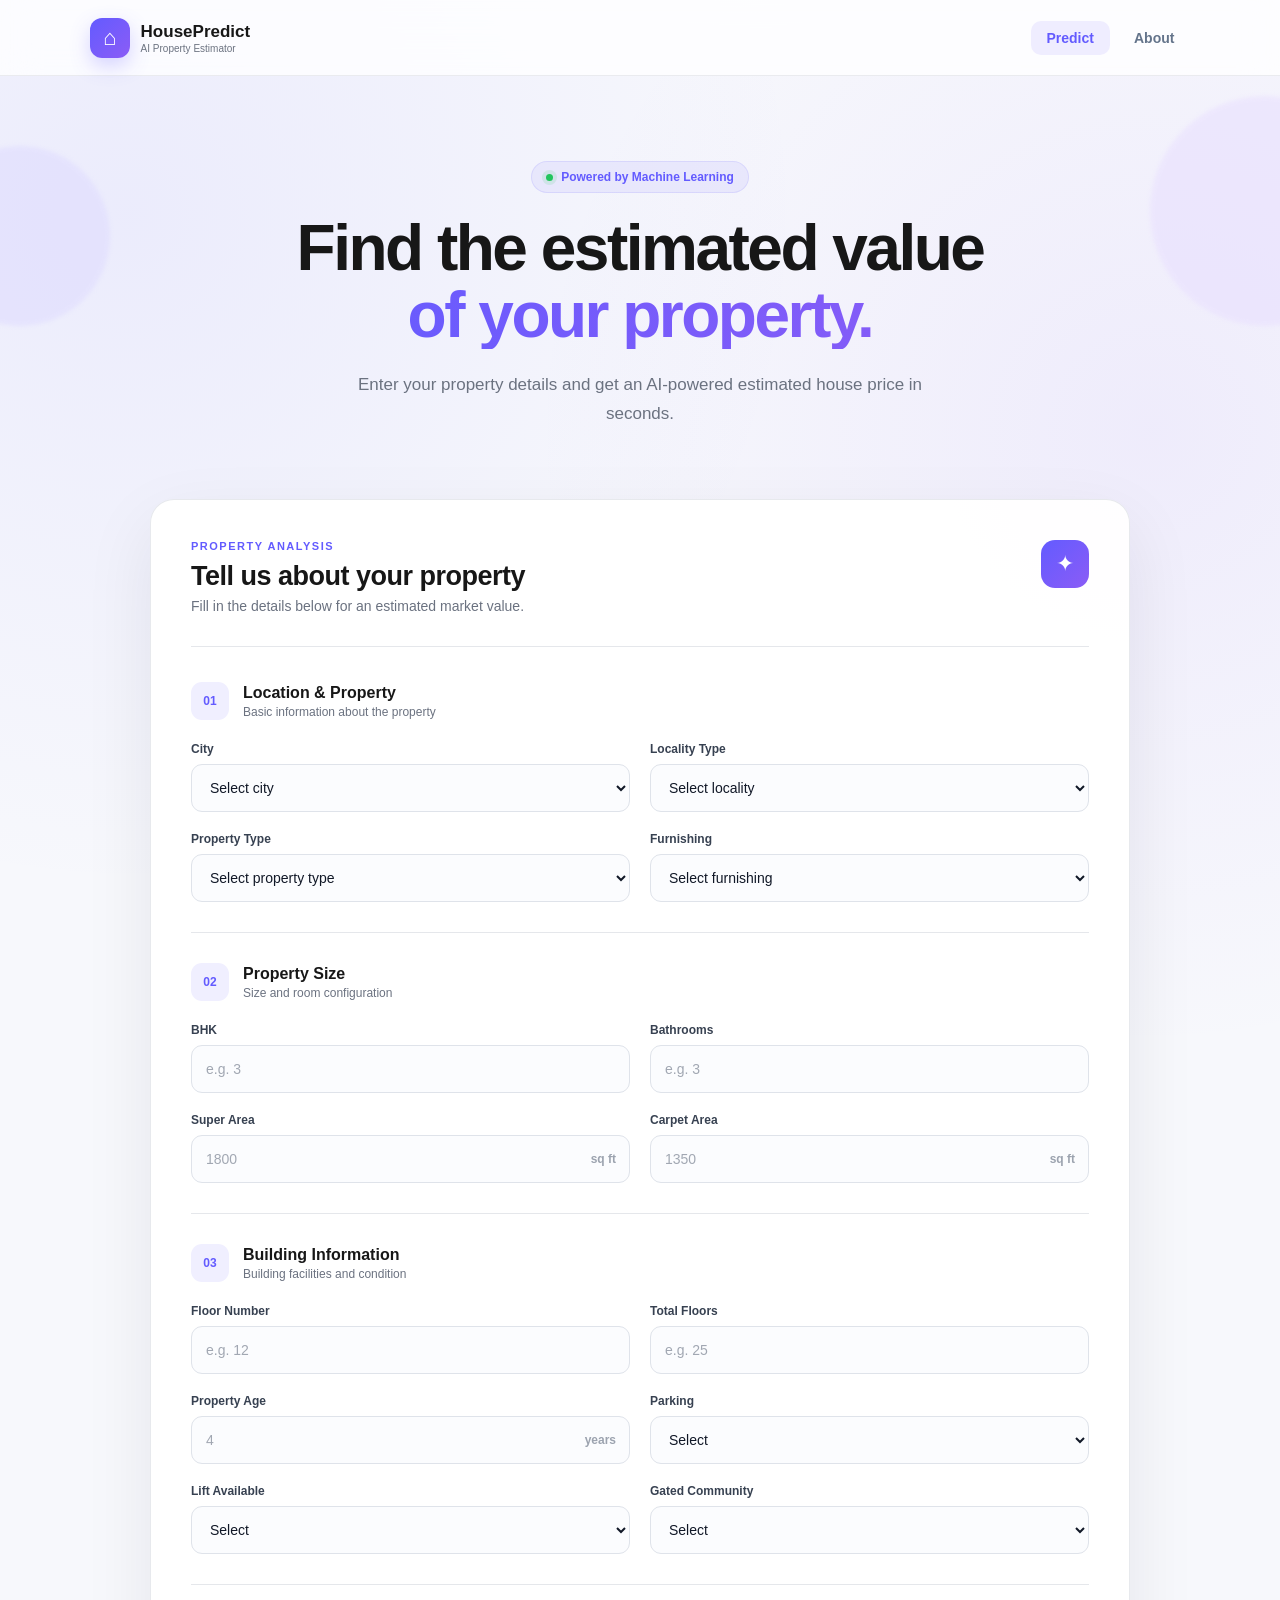
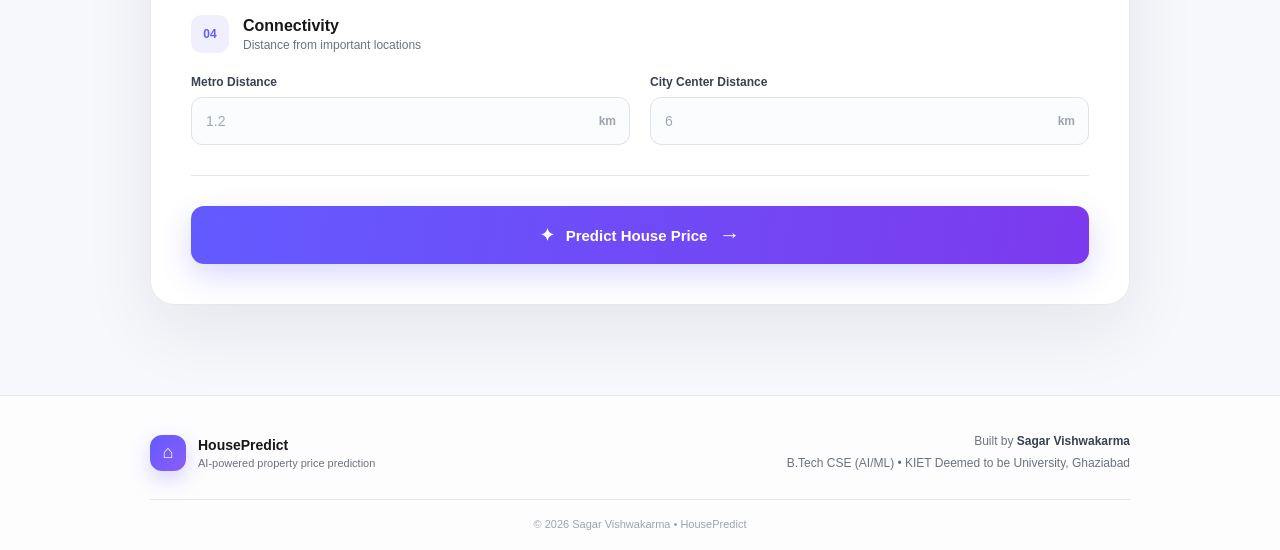
<file: frontend/index.html>
<!DOCTYPE html>
<html lang="en">

<head>
    <meta charset="UTF-8">
    <meta name="viewport" content="width=device-width, initial-scale=1.0">

    <title>HousePredict | AI House Price Prediction</title>
   <link rel="icon" type="image/svg+xml" href="favicon.svg">
    <link rel="stylesheet" href="style.css">
</head>

<body>

    <!-- Navbar -->
    <nav class="navbar">

        <a href="index.html" class="brand">
            <div class="brand-icon">⌂</div>

            <div>
                <span class="brand-name">HousePredict</span>
                <span class="brand-subtitle">AI Property Estimator</span>
            </div>
        </a>

        <div class="nav-links">
            <a href="index.html" class="active">Predict</a>
            <a href="about.html">About</a>
        </div>

    </nav>


    <!-- Hero -->
    <main>

        <section class="hero-section">

            <div class="hero-content">

                <div class="hero-badge">
                    <span class="status-dot"></span>
                    Powered by Machine Learning
                </div>

                <h1>
                    Find the estimated value
                    <span>of your property.</span>
                </h1>

                <p>
                    Enter your property details and get an AI-powered
                    estimated house price in seconds.
                </p>

            </div>

            <div class="hero-decoration decoration-one"></div>
            <div class="hero-decoration decoration-two"></div>

        </section>


        <!-- Prediction Card -->
        <section class="prediction-wrapper">

            <div class="prediction-card">

                <div class="card-header">

                    <div>
                        <div class="small-label">
                            PROPERTY ANALYSIS
                        </div>

                        <h2>
                            Tell us about your property
                        </h2>

                        <p>
                            Fill in the details below for an estimated
                            market value.
                        </p>
                    </div>

                    <div class="ai-icon">
                        ✦
                    </div>

                </div>


                <form id="predictionForm">


                    <!-- Section 1 -->
                    <div class="form-section">

                        <div class="section-title">
                            <span class="section-number">01</span>

                            <div>
                                <h3>Location & Property</h3>
                                <p>Basic information about the property</p>
                            </div>
                        </div>


                        <div class="form-grid">

                            <div class="form-group">
                                <label for="City">City</label>

                                <select id="City" required>
                                    <option value="">Select city</option>
                                    <option>Bangalore</option>
                                    <option>Chennai</option>
                                    <option>Hyderabad</option>
                                    <option>Delhi</option>
                                    <option>Mumbai</option>
                                    <option>Jaipur</option>
                                    <option>Ahmedabad</option>
                                    <option>Chandigarh</option>
                                    <option>Kolkata</option>
                                    <option>Pune</option>
                                </select>
                            </div>


                            <div class="form-group">
                                <label for="Locality_Type">Locality Type</label>

                                <select id="Locality_Type" required>
                                    <option value="">Select locality</option>
                                    <option>Affordable</option>
                                    <option>Mid-Range</option>
                                    <option>Premium</option>
                                </select>
                            </div>


                            <div class="form-group">
                                <label for="Property_Type">Property Type</label>

                                <select id="Property_Type" required>
                                    <option value="">Select property type</option>
                                    <option>Apartment</option>
                                    <option>Villa</option>
                                    <option>Builder Floor</option>
                                    <option>Independent House</option>
                                </select>
                            </div>


                            <div class="form-group">
                                <label for="Furnishing_Status">
                                    Furnishing
                                </label>

                                <select id="Furnishing_Status" required>
                                    <option value="">Select furnishing</option>
                                    <option>Unfurnished</option>
                                    <option>Semi-Furnished</option>
                                    <option>Furnished</option>
                                </select>
                            </div>

                        </div>

                    </div>


                    <!-- Section 2 -->
                    <div class="form-section">

                        <div class="section-title">
                            <span class="section-number">02</span>

                            <div>
                                <h3>Property Size</h3>
                                <p>Size and room configuration</p>
                            </div>
                        </div>


                        <div class="form-grid">

                            <div class="form-group">
                                <label for="BHK">BHK</label>

                                <input
                                    type="number"
                                    id="BHK"
                                    min="1"
                                    max="6"
                                    placeholder="e.g. 3"
                                    required
                                >
                            </div>


                            <div class="form-group">
                                <label for="Bathrooms">Bathrooms</label>

                                <input
                                    type="number"
                                    id="Bathrooms"
                                    min="1"
                                    max="6"
                                    placeholder="e.g. 3"
                                    required
                                >
                            </div>


                            <div class="form-group">
                                <label for="Super_Area_SqFt">
                                    Super Area
                                </label>

                                <div class="input-with-unit">
                                    <input
                                        type="number"
                                        id="Super_Area_SqFt"
                                        step="0.01"
                                        min="1"
                                        placeholder="1800"
                                        required
                                    >
                                    <span>sq ft</span>
                                </div>
                            </div>


                            <div class="form-group">
                                <label for="Carpet_Area_SqFt">
                                    Carpet Area
                                </label>

                                <div class="input-with-unit">
                                    <input
                                        type="number"
                                        id="Carpet_Area_SqFt"
                                        step="0.01"
                                        min="1"
                                        placeholder="1350"
                                        required
                                    >
                                    <span>sq ft</span>
                                </div>
                            </div>

                        </div>

                    </div>


                    <!-- Section 3 -->
                    <div class="form-section">

                        <div class="section-title">
                            <span class="section-number">03</span>

                            <div>
                                <h3>Building Information</h3>
                                <p>Building facilities and condition</p>
                            </div>
                        </div>


                        <div class="form-grid">

                            <div class="form-group">
                                <label for="Floor_Number">
                                    Floor Number
                                </label>

                                <input
                                    type="number"
                                    id="Floor_Number"
                                    min="0"
                                    placeholder="e.g. 12"
                                    required
                                >
                            </div>


                            <div class="form-group">
                                <label for="Total_Floors">
                                    Total Floors
                                </label>

                                <input
                                    type="number"
                                    id="Total_Floors"
                                    min="1"
                                    placeholder="e.g. 25"
                                    required
                                >
                            </div>


                            <div class="form-group">
                                <label for="Age_of_Property">
                                    Property Age
                                </label>

                                <div class="input-with-unit">
                                    <input
                                        type="number"
                                        id="Age_of_Property"
                                        min="0"
                                        max="39"
                                        placeholder="4"
                                        required
                                    >
                                    <span>years</span>
                                </div>
                            </div>


                            <div class="form-group">
                                <label for="Parking">Parking</label>

                                <select id="Parking" required>
                                    <option value="">Select</option>
                                    <option value="1">Available</option>
                                    <option value="0">Not Available</option>
                                </select>
                            </div>


                            <div class="form-group">
                                <label for="Lift_Available">
                                    Lift Available
                                </label>

                                <select id="Lift_Available" required>
                                    <option value="">Select</option>
                                    <option value="1">Available</option>
                                    <option value="0">Not Available</option>
                                </select>
                            </div>


                            <div class="form-group">
                                <label for="Gated_Community">
                                    Gated Community
                                </label>

                                <select id="Gated_Community" required>
                                    <option value="">Select</option>
                                    <option value="1">Yes</option>
                                    <option value="0">No</option>
                                </select>
                            </div>

                        </div>

                    </div>


                    <!-- Section 4 -->
                    <div class="form-section">

                        <div class="section-title">
                            <span class="section-number">04</span>

                            <div>
                                <h3>Connectivity</h3>
                                <p>Distance from important locations</p>
                            </div>
                        </div>


                        <div class="form-grid">

                            <div class="form-group">
                                <label for="Distance_to_Metro_km">
                                    Metro Distance
                                </label>

                                <div class="input-with-unit">
                                    <input
                                        type="number"
                                        id="Distance_to_Metro_km"
                                        step="0.01"
                                        min="0"
                                        placeholder="1.2"
                                        required
                                    >
                                    <span>km</span>
                                </div>
                            </div>


                            <div class="form-group">
                                <label for="Distance_to_City_Center_km">
                                    City Center Distance
                                </label>

                                <div class="input-with-unit">
                                    <input
                                        type="number"
                                        id="Distance_to_City_Center_km"
                                        step="0.01"
                                        min="0"
                                        placeholder="6"
                                        required
                                    >
                                    <span>km</span>
                                </div>
                            </div>

                        </div>

                    </div>


                    <!-- Button -->
                    <button
                        type="submit"
                        id="predictBtn"
                        class="predict-btn"
                    >

                        <span class="button-icon">✦</span>

                        <span>Predict House Price</span>

                        <span class="button-arrow">→</span>

                    </button>

                </form>


                <!-- Result -->
                <div id="result" class="result hidden">

                    <div class="result-top">
                        <span class="result-icon">⌂</span>

                        <span class="result-tag">
                            PREDICTION COMPLETE
                        </span>
                    </div>

                    <p class="result-label">
                        Estimated House Price
                    </p>

                    <h2 id="price">
                        ₹0.00 Lakhs
                    </h2>

                    <p class="result-note">
                        Estimated using the trained Machine Learning model
                    </p>

                </div>


                <!-- Error -->
                <div id="error" class="error hidden"></div>

            </div>

        </section>

    </main>


    <!-- Footer -->
    <footer class="footer">

        <div class="footer-content">

            <div class="footer-brand">
                <div class="brand-icon">⌂</div>

                <div>
                    <strong>HousePredict</strong>
                    <p>AI-powered property price prediction</p>
                </div>
            </div>


            <div class="footer-details">

                <p>
                    Built by
                    <strong>Sagar Vishwakarma</strong>
                </p>

                <p>
                    B.Tech CSE (AI/ML) •
                    KIET Deemed to be University,
                    Ghaziabad
                </p>

            </div>

        </div>


        <div class="footer-bottom">
            © 2026 Sagar Vishwakarma • HousePredict
        </div>

    </footer>


    <script src="script.js"></script>

</body>

</html>
</file>
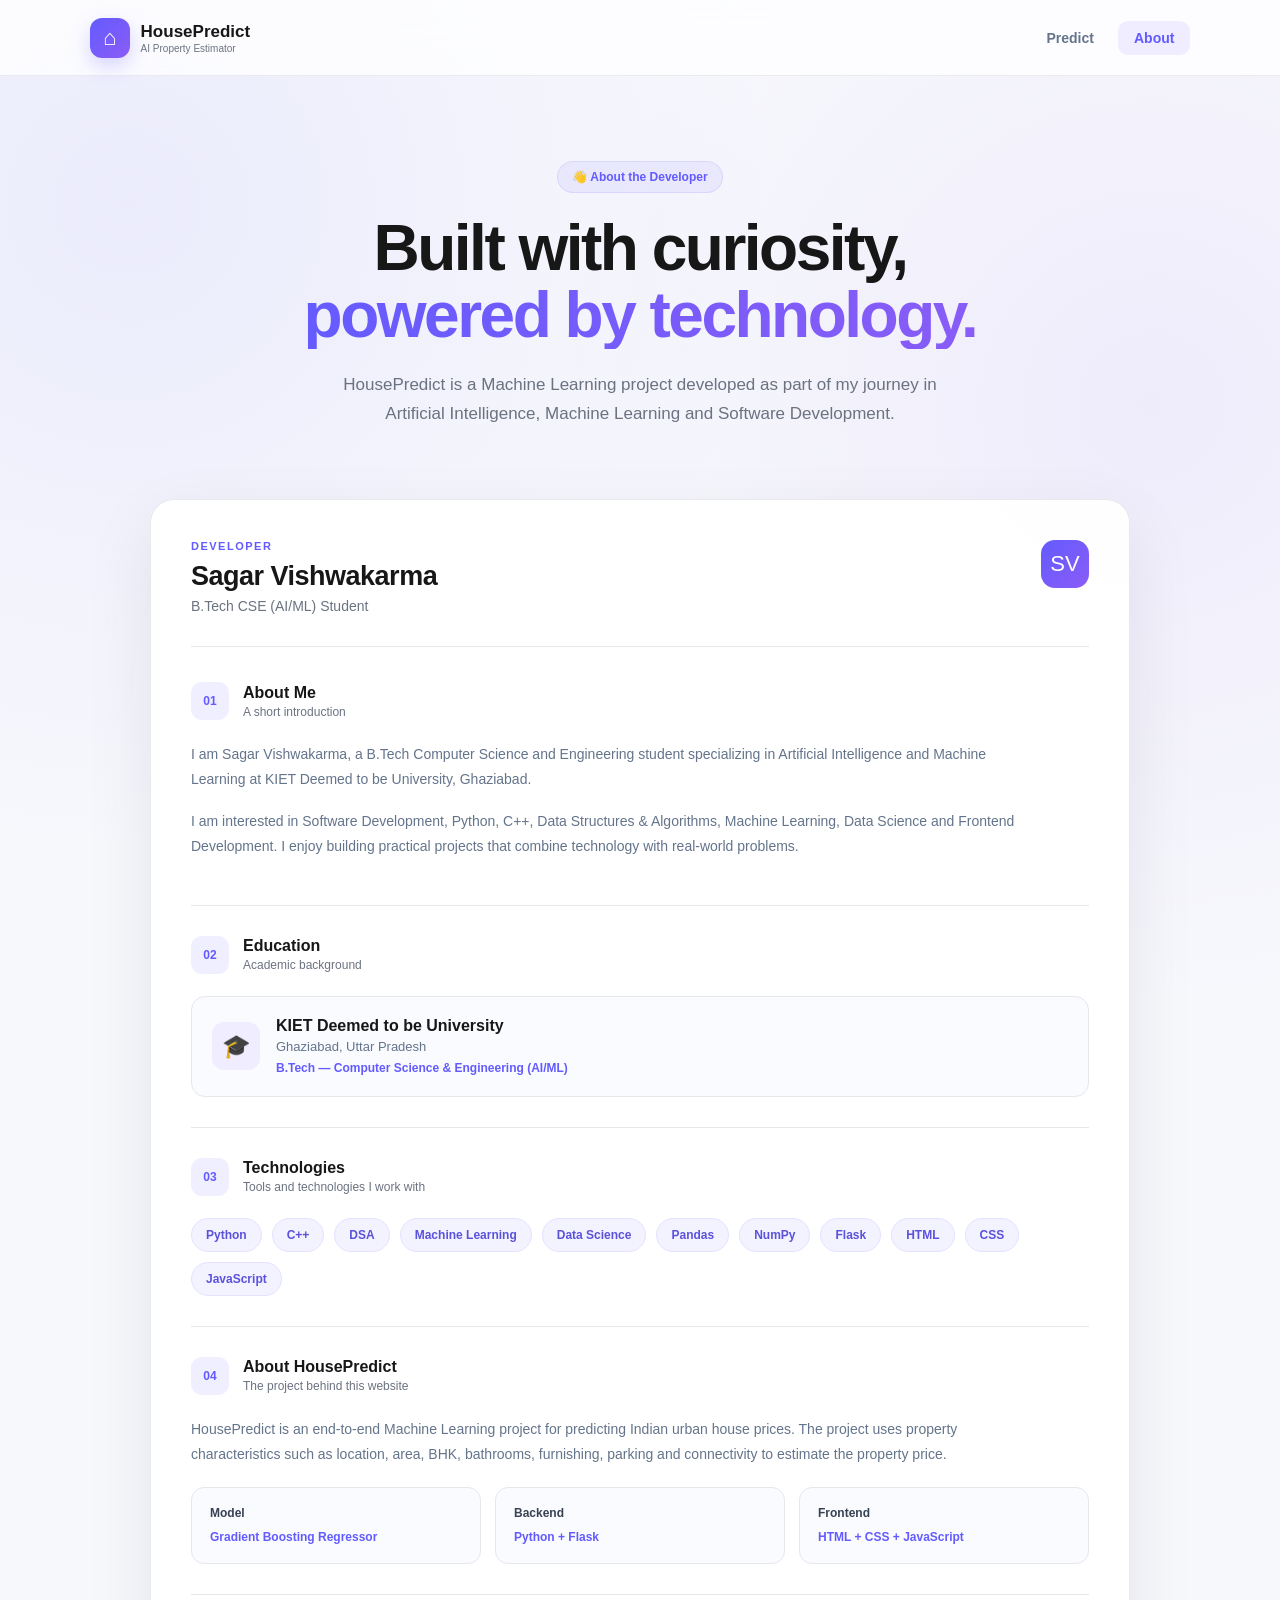
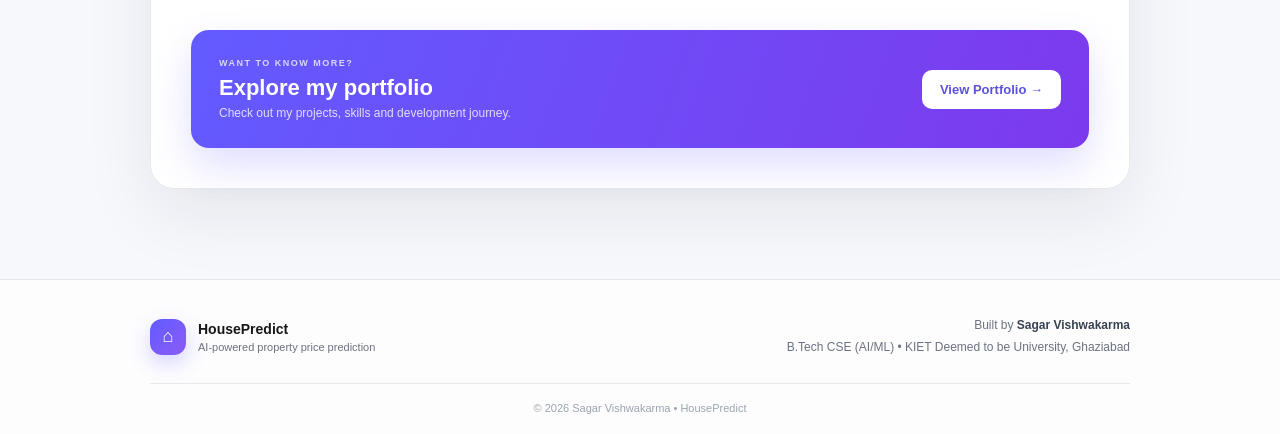
<file: frontend/about.html>
<!DOCTYPE html>
<html lang="en">

<head>
    <meta charset="UTF-8">
    <meta name="viewport" content="width=device-width, initial-scale=1.0">

    <title>About Sagar | HousePredict</title>
    <link rel="icon" type="image/svg+xml" href="favicon.svg">

    <link rel="stylesheet" href="style.css">
</head>

<body>


    <!-- Navbar -->
    <nav class="navbar">

        <a href="index.html" class="brand">

            <div class="brand-icon">⌂</div>

            <div>
                <span class="brand-name">HousePredict</span>
                <span class="brand-subtitle">AI Property Estimator</span>
            </div>

        </a>


        <div class="nav-links">

            <a href="index.html">
                Predict
            </a>

            <a href="about.html" class="active">
                About
            </a>

        </div>

    </nav>


    <main>

        <!-- About Hero -->
        <section class="hero-section">

            <div class="hero-content">

                <div class="hero-badge">
                    👋 About the Developer
                </div>

                <h1>
                    Built with curiosity,
                    <span>powered by technology.</span>
                </h1>

                <p>
                    HousePredict is a Machine Learning project developed
                    as part of my journey in Artificial Intelligence,
                    Machine Learning and Software Development.
                </p>

            </div>

        </section>


        <!-- About Card -->
        <section class="prediction-wrapper">

            <div class="prediction-card">


                <div class="card-header">

                    <div>

                        <div class="small-label">
                            DEVELOPER
                        </div>

                        <h2>
                            Sagar Vishwakarma
                        </h2>

                        <p>
                            B.Tech CSE (AI/ML) Student
                        </p>

                    </div>

                    <div class="ai-icon">
                        SV
                    </div>

                </div>


                <!-- Intro -->
                <div class="form-section">

                    <div class="section-title">

                        <span class="section-number">
                            01
                        </span>

                        <div>
                            <h3>
                                About Me
                            </h3>

                            <p>
                                A short introduction
                            </p>
                        </div>

                    </div>


                    <p class="about-text">
                        I am Sagar Vishwakarma, a B.Tech Computer Science
                        and Engineering student specializing in Artificial
                        Intelligence and Machine Learning at KIET Deemed to
                        be University, Ghaziabad.
                    </p>


                    <p class="about-text">
                        I am interested in Software Development, Python,
                        C++, Data Structures & Algorithms, Machine Learning,
                        Data Science and Frontend Development. I enjoy
                        building practical projects that combine technology
                        with real-world problems.
                    </p>

                </div>


                <!-- Education -->
                <div class="form-section">

                    <div class="section-title">

                        <span class="section-number">
                            02
                        </span>

                        <div>
                            <h3>
                                Education
                            </h3>

                            <p>
                                Academic background
                            </p>
                        </div>

                    </div>


                    <div class="info-card">

                        <div class="info-icon">
                            🎓
                        </div>

                        <div>

                            <h3>
                                KIET Deemed to be University
                            </h3>

                            <p>
                                Ghaziabad, Uttar Pradesh
                            </p>

                            <span>
                                B.Tech — Computer Science &
                                Engineering (AI/ML)
                            </span>

                        </div>

                    </div>

                </div>


                <!-- Skills -->
                <div class="form-section">

                    <div class="section-title">

                        <span class="section-number">
                            03
                        </span>

                        <div>
                            <h3>
                                Technologies
                            </h3>

                            <p>
                                Tools and technologies I work with
                            </p>
                        </div>

                    </div>


                    <div class="skills">

                        <span>Python</span>
                        <span>C++</span>
                        <span>DSA</span>
                        <span>Machine Learning</span>
                        <span>Data Science</span>
                        <span>Pandas</span>
                        <span>NumPy</span>
                        <span>Flask</span>
                        <span>HTML</span>
                        <span>CSS</span>
                        <span>JavaScript</span>

                    </div>

                </div>


                <!-- Project -->
                <div class="form-section">

                    <div class="section-title">

                        <span class="section-number">
                            04
                        </span>

                        <div>
                            <h3>
                                About HousePredict
                            </h3>

                            <p>
                                The project behind this website
                            </p>
                        </div>

                    </div>


                    <p class="about-text">
                        HousePredict is an end-to-end Machine Learning
                        project for predicting Indian urban house prices.
                        The project uses property characteristics such as
                        location, area, BHK, bathrooms, furnishing,
                        parking and connectivity to estimate the property
                        price.
                    </p>


                    <div class="project-stack">

                        <div>
                            <strong>Model</strong>
                            <span>Gradient Boosting Regressor</span>
                        </div>

                        <div>
                            <strong>Backend</strong>
                            <span>Python + Flask</span>
                        </div>

                        <div>
                            <strong>Frontend</strong>
                            <span>HTML + CSS + JavaScript</span>
                        </div>

                    </div>

                </div>


                <!-- Portfolio -->
                <div class="portfolio-card">

                    <div>

                        <span class="portfolio-label">
                            WANT TO KNOW MORE?
                        </span>

                        <h2>
                            Explore my portfolio
                        </h2>

                        <p>
                            Check out my projects, skills and
                            development journey.
                        </p>

                    </div>


                    <a href="https://portfolio-profile-rouge.vercel.app/" 
                        target="_blank" 
                        rel="noopener noreferrer"
                        class="portfolio-btn">
                        View Portfolio →
                    </a>

                </div>


            </div>

        </section>

    </main>


    <!-- Footer -->
    <footer class="footer">

        <div class="footer-content">

            <div class="footer-brand">

                <div class="brand-icon">
                    ⌂
                </div>

                <div>

                    <strong>
                        HousePredict
                    </strong>

                    <p>
                        AI-powered property price prediction
                    </p>

                </div>

            </div>


            <div class="footer-details">

                <p>
                    Built by
                    <strong>
                        Sagar Vishwakarma
                    </strong>
                </p>

                <p>
                    B.Tech CSE (AI/ML) •
                    KIET Deemed to be University, Ghaziabad
                </p>

            </div>

        </div>


        <div class="footer-bottom">
            © 2026 Sagar Vishwakarma • HousePredict
        </div>

    </footer>


</body>

</html>
</file>
<file: frontend/style.css>
* {
    margin: 0;
    padding: 0;
    box-sizing: border-box;
}


:root {
    --primary: #635bff;
    --primary-dark: #5148e5;
    --secondary: #8b5cf6;

    --text: #171717;
    --muted: #6b7280;

    --border: #e5e7eb;

    --bg: #f7f8fc;

    --white: #ffffff;
}


html {
    scroll-behavior: smooth;
}


body {
    font-family:
        Inter,
        -apple-system,
        BlinkMacSystemFont,
        "Segoe UI",
        Arial,
        sans-serif;

    background:
        radial-gradient(
            circle at 10% 10%,
            rgba(99, 91, 255, 0.08),
            transparent 30%
        ),
        radial-gradient(
            circle at 90% 20%,
            rgba(139, 92, 246, 0.08),
            transparent 30%
        ),
        var(--bg);

    color: var(--text);

    min-height: 100vh;
}


/* =========================
   NAVBAR
========================= */

.navbar {

    width: 100%;

    height: 76px;

    padding: 0 7%;

    display: flex;

    align-items: center;

    justify-content: space-between;

    background: rgba(255, 255, 255, 0.78);

    border-bottom: 1px solid rgba(229, 231, 235, 0.8);

    backdrop-filter: blur(18px);

    position: sticky;

    top: 0;

    z-index: 100;
}


.brand {

    display: flex;

    align-items: center;

    gap: 11px;

    text-decoration: none;

    color: var(--text);
}


.brand-icon {

    width: 40px;

    height: 40px;

    display: flex;

    align-items: center;

    justify-content: center;

    border-radius: 12px;

    color: white;

    font-size: 22px;

    font-weight: 700;

    background:
        linear-gradient(
            135deg,
            var(--primary),
            var(--secondary)
        );

    box-shadow:
        0 8px 20px rgba(99, 91, 255, 0.25);
}


.brand-name {

    display: block;

    font-size: 17px;

    font-weight: 750;
}


.brand-subtitle {

    display: block;

    color: var(--muted);

    font-size: 10px;

    margin-top: 1px;
}


.nav-links {

    display: flex;

    align-items: center;

    gap: 8px;
}


.nav-links a {

    text-decoration: none;

    color: #64748b;

    padding: 9px 16px;

    border-radius: 10px;

    font-size: 14px;

    font-weight: 600;

    transition: 0.2s;
}


.nav-links a:hover {

    color: var(--primary);

    background: #f1f0ff;
}


.nav-links a.active {

    color: var(--primary);

    background: #efedff;
}


/* =========================
   HERO
========================= */

.hero-section {

    position: relative;

    overflow: hidden;

    padding: 85px 20px 70px;

    text-align: center;
}


.hero-content {

    position: relative;

    z-index: 2;

    max-width: 760px;

    margin: auto;
}


.hero-badge {

    display: inline-flex;

    align-items: center;

    gap: 8px;

    padding: 8px 14px;

    border-radius: 50px;

    background: rgba(99, 91, 255, 0.08);

    color: var(--primary);

    border: 1px solid rgba(99, 91, 255, 0.12);

    font-size: 12px;

    font-weight: 700;

    margin-bottom: 22px;
}


.status-dot {

    width: 7px;

    height: 7px;

    background: #22c55e;

    border-radius: 50%;

    box-shadow: 0 0 0 4px rgba(34, 197, 94, 0.12);
}


.hero-section h1 {

    font-size: clamp(38px, 6vw, 64px);

    line-height: 1.05;

    letter-spacing: -2.5px;

    font-weight: 800;

    margin-bottom: 22px;
}


.hero-section h1 span {

    display: block;

    background:
        linear-gradient(
            90deg,
            var(--primary),
            var(--secondary)
        );

    -webkit-background-clip: text;

    background-clip: text;

    color: transparent;
}


.hero-section p {

    max-width: 610px;

    margin: auto;

    color: var(--muted);

    font-size: 17px;

    line-height: 1.7;
}


.hero-decoration {

    position: absolute;

    border-radius: 50%;

    filter: blur(2px);

    opacity: 0.5;
}


.decoration-one {

    width: 180px;

    height: 180px;

    background: #ddd9ff;

    left: -70px;

    top: 70px;
}


.decoration-two {

    width: 230px;

    height: 230px;

    background: #e7ddff;

    right: -100px;

    top: 20px;
}


/* =========================
   PREDICTION
========================= */

.prediction-wrapper {

    width: 92%;

    max-width: 980px;

    margin: auto;

    padding-bottom: 90px;
}


.prediction-card {

    background: rgba(255, 255, 255, 0.94);

    border: 1px solid rgba(229, 231, 235, 0.9);

    border-radius: 24px;

    padding: 40px;

    box-shadow:
        0 25px 70px rgba(15, 23, 42, 0.08);
}


/* =========================
   CARD HEADER
========================= */

.card-header {

    display: flex;

    justify-content: space-between;

    align-items: flex-start;

    padding-bottom: 32px;

    border-bottom: 1px solid var(--border);

    margin-bottom: 5px;
}


.small-label {

    color: var(--primary);

    font-size: 11px;

    font-weight: 800;

    letter-spacing: 1.5px;

    margin-bottom: 9px;
}


.card-header h2 {

    font-size: 27px;

    letter-spacing: -0.5px;

    margin-bottom: 6px;
}


.card-header p {

    color: var(--muted);

    font-size: 14px;
}


.ai-icon {

    width: 48px;

    height: 48px;

    display: flex;

    align-items: center;

    justify-content: center;

    border-radius: 14px;

    color: white;

    font-size: 22px;

    background:
        linear-gradient(
            135deg,
            var(--primary),
            var(--secondary)
        );
}


/* =========================
   FORM SECTION
========================= */

.form-section {

    padding: 30px 0;

    border-bottom: 1px solid var(--border);
}


.section-title {

    display: flex;

    align-items: center;

    gap: 14px;

    margin-bottom: 22px;
}


.section-number {

    width: 38px;

    height: 38px;

    display: flex;

    align-items: center;

    justify-content: center;

    border-radius: 11px;

    color: var(--primary);

    background: #f0efff;

    font-size: 12px;

    font-weight: 800;
}


.section-title h3 {

    font-size: 16px;

    margin-bottom: 3px;
}


.section-title p {

    color: var(--muted);

    font-size: 12px;
}


.form-grid {

    display: grid;

    grid-template-columns: repeat(2, 1fr);

    gap: 20px;
}


.form-group {

    display: flex;

    flex-direction: column;
}


.form-group label {

    color: #374151;

    font-size: 12px;

    font-weight: 700;

    margin-bottom: 8px;
}


.form-group input,
.form-group select {

    width: 100%;

    height: 48px;

    border: 1px solid #dfe3ea;

    border-radius: 11px;

    background: #fbfcfe;

    color: #111827;

    padding: 0 14px;

    font-size: 14px;

    outline: none;

    transition: all 0.2s ease;
}


.form-group input::placeholder {

    color: #a1a7b2;
}


.form-group input:hover,
.form-group select:hover {

    border-color: #b9bfd0;

    background: white;
}


.form-group input:focus,
.form-group select:focus {

    background: white;

    border-color: var(--primary);

    box-shadow:
        0 0 0 4px rgba(99, 91, 255, 0.09);
}


.input-with-unit {

    position: relative;
}


.input-with-unit input {

    padding-right: 65px;
}


.input-with-unit span {

    position: absolute;

    right: 14px;

    top: 50%;

    transform: translateY(-50%);

    color: #9ca3af;

    font-size: 12px;

    font-weight: 600;
}


/* =========================
   BUTTON
========================= */

.predict-btn {

    width: 100%;

    height: 58px;

    margin-top: 30px;

    border: none;

    border-radius: 13px;

    background:
        linear-gradient(
            100deg,
            #635bff,
            #7c3aed
        );

    color: white;

    display: flex;

    align-items: center;

    justify-content: center;

    gap: 12px;

    font-size: 15px;

    font-weight: 750;

    cursor: pointer;

    box-shadow:
        0 12px 30px rgba(99, 91, 255, 0.23);

    transition: all 0.2s ease;
}


.predict-btn:hover {

    transform: translateY(-2px);

    box-shadow:
        0 16px 35px rgba(99, 91, 255, 0.30);
}


.predict-btn:active {

    transform: translateY(0);
}


.predict-btn:disabled {

    opacity: 0.7;

    cursor: not-allowed;

    transform: none;
}


.button-icon {

    font-size: 17px;
}


.button-arrow {

    font-size: 21px;

    transition: transform 0.2s;
}


.predict-btn:hover .button-arrow {

    transform: translateX(4px);
}


/* =========================
   RESULT
========================= */

.result {

    margin-top: 30px;

    padding: 32px;

    border-radius: 18px;

    text-align: center;

    background:
        linear-gradient(
            135deg,
            #f0fdf4,
            #ecfdf5
        );

    border: 1px solid #bbf7d0;

    animation: resultShow 0.4s ease;
}


.result-top {

    display: flex;

    align-items: center;

    justify-content: center;

    gap: 10px;

    margin-bottom: 18px;
}


.result-icon {

    width: 38px;

    height: 38px;

    display: flex;

    align-items: center;

    justify-content: center;

    border-radius: 10px;

    background: #dcfce7;

    color: #15803d;

    font-size: 20px;
}


.result-tag {

    color: #15803d;

    font-size: 10px;

    font-weight: 800;

    letter-spacing: 1px;
}


.result-label {

    color: #047857;

    font-size: 13px;

    font-weight: 650;

    margin-bottom: 8px;
}


#price {

    color: #065f46;

    font-size: clamp(32px, 5vw, 46px);

    letter-spacing: -1px;

    margin-bottom: 9px;
}


.result-note {

    color: #6b7280;

    font-size: 11px;
}


@keyframes resultShow {

    from {
        opacity: 0;
        transform: translateY(12px);
    }

    to {
        opacity: 1;
        transform: translateY(0);
    }
}


/* =========================
   ERROR
========================= */

.error {

    margin-top: 20px;

    padding: 14px 18px;

    border-radius: 10px;

    background: #fef2f2;

    border: 1px solid #fecaca;

    color: #b91c1c;

    text-align: center;

    font-size: 13px;
}


/* =========================
   HIDDEN
========================= */

.hidden {

    display: none;
}


/* =========================
   FOOTER
========================= */

.footer {

    border-top: 1px solid var(--border);

    background: rgba(255, 255, 255, 0.75);

    padding: 35px 7% 20px;
}


.footer-content {

    max-width: 980px;

    margin: auto;

    display: flex;

    justify-content: space-between;

    align-items: center;

    gap: 30px;
}


.footer-brand {

    display: flex;

    align-items: center;

    gap: 12px;
}


.footer-brand .brand-icon {

    width: 36px;

    height: 36px;

    font-size: 18px;
}


.footer-brand strong {

    font-size: 14px;
}


.footer-brand p {

    color: var(--muted);

    font-size: 11px;

    margin-top: 3px;
}


.footer-details {

    text-align: right;

    color: var(--muted);

    font-size: 12px;

    line-height: 1.8;
}


.footer-details strong {

    color: #374151;
}


.footer-bottom {

    max-width: 980px;

    margin: 25px auto 0;

    padding-top: 18px;

    border-top: 1px solid var(--border);

    text-align: center;

    color: #9ca3af;

    font-size: 11px;
}


/* =========================
   MOBILE
========================= */

@media (max-width: 700px) {

    .navbar {

        padding: 0 5%;

        height: 68px;
    }


    .nav-links a {

        padding: 8px 10px;

        font-size: 13px;
    }


    .hero-section {

        padding: 55px 20px 45px;
    }


    .hero-section h1 {

        letter-spacing: -1.5px;
    }


    .hero-section p {

        font-size: 14px;
    }


    .prediction-wrapper {

        width: 94%;
    }


    .prediction-card {

        padding: 22px;

        border-radius: 18px;
    }


    .card-header {

        gap: 15px;
    }


    .card-header h2 {

        font-size: 22px;
    }


    .form-grid {

        grid-template-columns: 1fr;
    }


    .footer-content {

        flex-direction: column;

        align-items: flex-start;
    }


    .footer-details {

        text-align: left;
    }

}


@media (max-width: 430px) {

    .brand-subtitle {

        display: none;
    }


    .brand-name {

        font-size: 15px;
    }


    .hero-section h1 {

        font-size: 34px;
    }


    .prediction-card {

        padding: 18px;
    }


    .ai-icon {

        display: none;
    }


    .section-number {

        width: 32px;

        height: 32px;
    }


    .result {

        padding: 25px 15px;
    }

}
/* =========================
   ABOUT PAGE
========================= */

.about-text {

    color: #64748b;

    font-size: 14px;

    line-height: 1.8;

    margin-bottom: 16px;

    max-width: 850px;
}


.info-card {

    display: flex;

    align-items: center;

    gap: 16px;

    padding: 20px;

    border: 1px solid #e5e7eb;

    border-radius: 14px;

    background: #fafbff;
}


.info-icon {

    width: 48px;

    height: 48px;

    display: flex;

    align-items: center;

    justify-content: center;

    background: #efedff;

    border-radius: 12px;

    font-size: 23px;
}


.info-card h3 {

    font-size: 16px;

    margin-bottom: 4px;
}


.info-card p {

    color: #64748b;

    font-size: 13px;

    margin-bottom: 4px;
}


.info-card span {

    color: #635bff;

    font-size: 12px;

    font-weight: 600;
}


.skills {

    display: flex;

    flex-wrap: wrap;

    gap: 10px;
}


.skills span {

    padding: 9px 14px;

    border-radius: 50px;

    background: #f3f2ff;

    border: 1px solid #e5e2ff;

    color: #5b52dc;

    font-size: 12px;

    font-weight: 650;

    transition: 0.2s;
}


.skills span:hover {

    transform: translateY(-2px);

    background: #eae8ff;
}


.project-stack {

    display: grid;

    grid-template-columns: repeat(3, 1fr);

    gap: 14px;

    margin-top: 20px;
}


.project-stack div {

    padding: 18px;

    border-radius: 13px;

    background: #fafbff;

    border: 1px solid #e5e7eb;
}


.project-stack strong {

    display: block;

    font-size: 12px;

    color: #374151;

    margin-bottom: 7px;
}


.project-stack span {

    color: #635bff;

    font-size: 12px;

    font-weight: 600;
}


.portfolio-card {

    margin-top: 35px;

    padding: 28px;

    border-radius: 18px;

    display: flex;

    align-items: center;

    justify-content: space-between;

    gap: 25px;

    color: white;

    background:
        linear-gradient(
            110deg,
            #635bff,
            #7c3aed
        );

    box-shadow:
        0 18px 40px rgba(99, 91, 255, 0.2);
}


.portfolio-label {

    display: block;

    font-size: 9px;

    font-weight: 800;

    letter-spacing: 1.5px;

    opacity: 0.75;

    margin-bottom: 7px;
}


.portfolio-card h2 {

    font-size: 22px;

    margin-bottom: 5px;
}


.portfolio-card p {

    font-size: 12px;

    opacity: 0.8;
}


.portfolio-btn {

    flex-shrink: 0;

    padding: 12px 18px;

    border-radius: 10px;

    background: white;

    color: #5b52dc;

    text-decoration: none;

    font-size: 13px;

    font-weight: 750;

    transition: 0.2s;
}


.portfolio-btn:hover {

    transform: translateY(-2px);

    box-shadow:
        0 8px 20px rgba(0, 0, 0, 0.15);
}


@media (max-width: 700px) {

    .project-stack {

        grid-template-columns: 1fr;
    }


    .portfolio-card {

        flex-direction: column;

        align-items: flex-start;
    }


    .portfolio-btn {

        width: 100%;

        text-align: center;
    }

}
</file>
